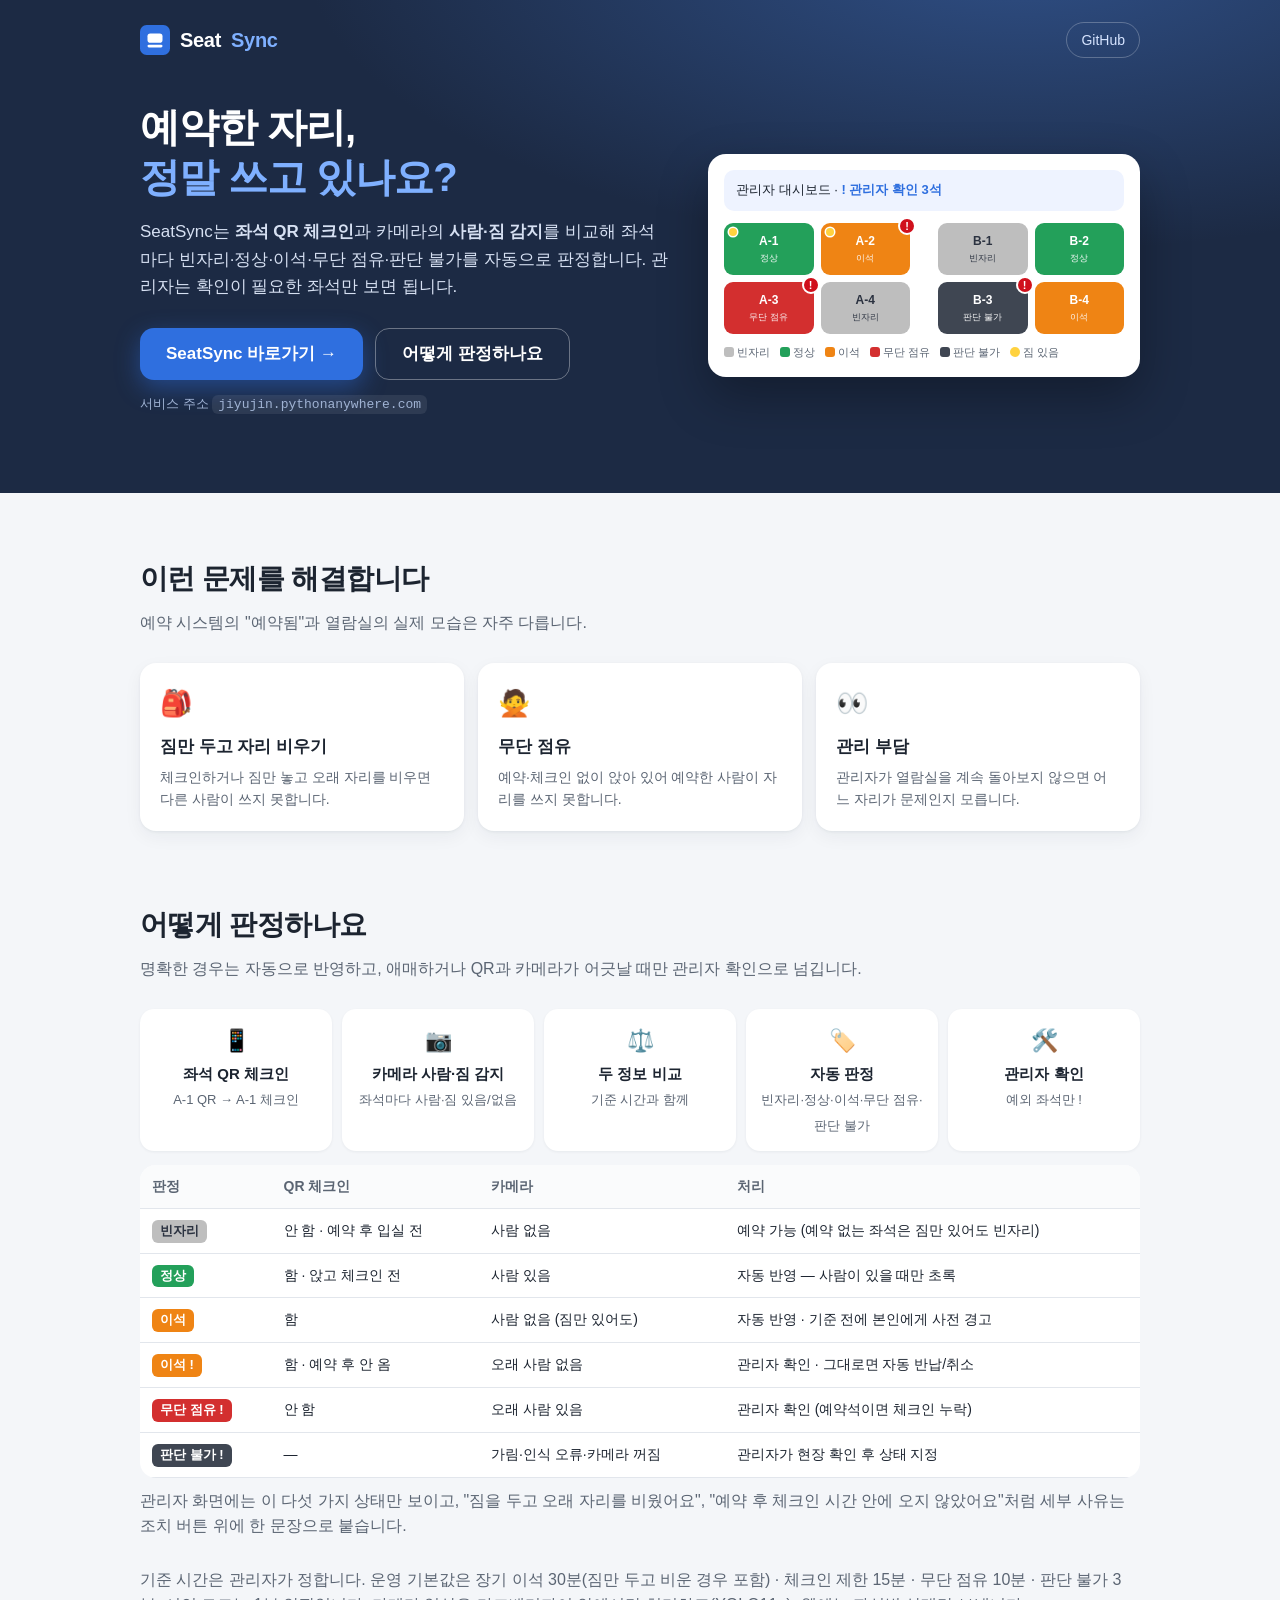
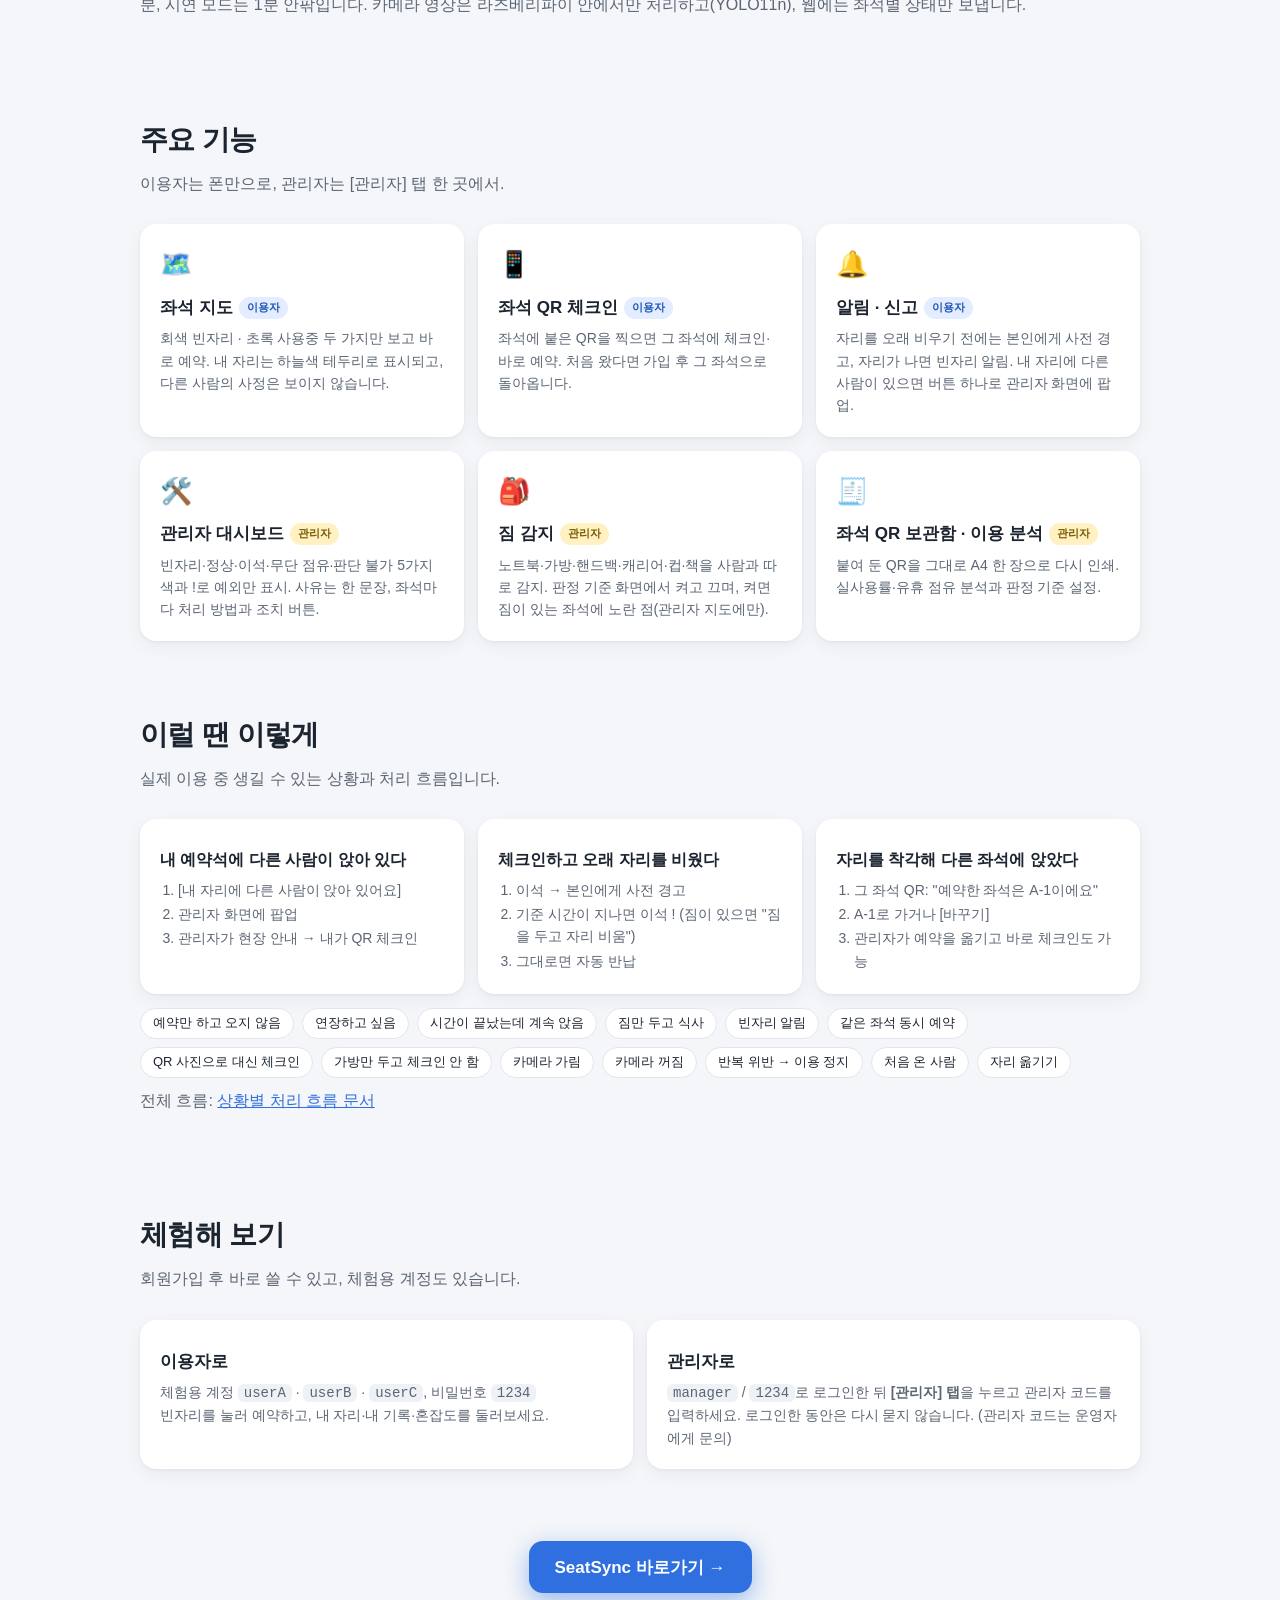
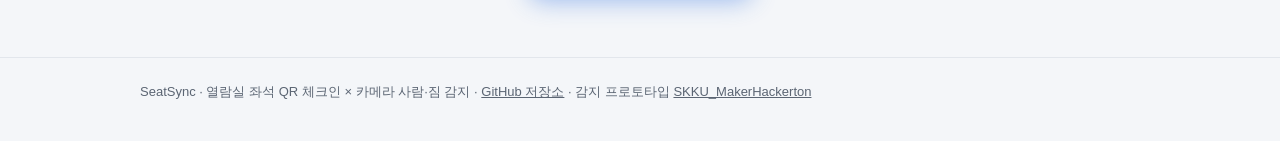
<file: pages/index.html>
<!doctype html>
<html lang="ko">
<head>
  <meta charset="utf-8">
  <meta name="viewport" content="width=device-width, initial-scale=1">
  <title>SeatSync — 열람실 좌석 QR 체크인 × 카메라 감지</title>
  <meta name="description" content="좌석 QR 체크인과 카메라의 사람·짐 감지를 비교해 빈자리·정상·이석·무단 점유·판단 불가를 자동으로 판정하고, 관리자는 예외만 확인하는 열람실 좌석 관리 서비스">
  <meta property="og:title" content="SeatSync">
  <meta property="og:description" content="좌석 QR 체크인 × 카메라 감지로 자동 판정하는 열람실 좌석 관리">
  <link rel="icon" href="icon.svg">
  <script src="config.js"></script>
  <style>
    :root {
      --navy: #1c2a44; --blue: #2f6fdf; --blue-d: #1f56b8; --sky: #7fb0ff;
      --text: #1c2430; --muted: #5b6573; --line: #e2e6ec; --bg: #f4f6f9;
      --green: #23a05a; --gray: #a3abb5; --red: #d93a3f; --orange: #ef8414; --check: #de4a26; --bang: #d0101c;
    }
    * { box-sizing: border-box; }
    body { margin: 0; font-family: -apple-system, BlinkMacSystemFont, "Apple SD Gothic Neo", "Malgun Gothic", "Noto Sans KR", sans-serif;
      color: var(--text); background: var(--bg); line-height: 1.6; -webkit-text-size-adjust: 100%; }
    a { color: var(--blue); }
    .wrap { max-width: 1040px; margin: 0 auto; padding: 0 20px; }

    /* ---------- 상단 ---------- */
    header.hero { background: radial-gradient(1200px 500px at 80% -10%, #2f4f86 0%, transparent 60%), var(--navy); color: #fff; padding: 22px 0 64px; }
    .nav { display: flex; align-items: center; gap: 12px; }
    .logo { display: flex; align-items: center; gap: 10px; font-weight: 800; font-size: 20px; letter-spacing: -.3px; color: #fff; text-decoration: none; }
    .logo img { width: 30px; height: 30px; }
    .logo span { color: var(--sky); }
    .nav .gh { margin-left: auto; color: #d6e4ff; text-decoration: none; font-size: 14px; border: 1px solid rgba(255,255,255,.25); border-radius: 999px; padding: 6px 14px; }
    .hero-body { display: grid; grid-template-columns: minmax(0, 1.1fr) minmax(0, .9fr); gap: 40px; align-items: center; margin-top: 44px; }
    .hero-body > * { min-width: 0; }
    h1 { font-size: 40px; line-height: 1.25; letter-spacing: -1px; margin: 0 0 16px; }
    h1 em { font-style: normal; color: var(--sky); }
    .lead { font-size: 17px; color: #d6e0f2; margin: 0 0 28px; }
    .cta { display: flex; gap: 12px; flex-wrap: wrap; }
    .btn { display: inline-flex; align-items: center; justify-content: center; gap: 8px; min-height: 52px; padding: 0 26px;
      border-radius: 14px; font-size: 17px; font-weight: 800; text-decoration: none; transition: transform .08s, background .15s; }
    .btn:active { transform: scale(.98); }
    .btn.primary { background: var(--blue); color: #fff; box-shadow: 0 8px 24px rgba(47,111,223,.45); }
    .btn.primary:hover { background: var(--blue-d); }
    .btn.ghost { color: #fff; border: 1px solid rgba(255,255,255,.35); }
    .btn.ghost:hover { background: rgba(255,255,255,.08); }
    .url { margin-top: 14px; font-size: 13px; color: #9fb2d3; word-break: break-all; }
    .url code { background: rgba(255,255,255,.08); padding: 2px 6px; border-radius: 6px; }

    /* 미니 좌석 지도 */
    .mini { background: #fff; border-radius: 18px; padding: 16px; box-shadow: 0 20px 50px rgba(0,0,0,.3); color: var(--text); }
    .mini .bar { background: #eef3ff; border-radius: 10px; padding: 10px 12px; font-size: 13px; margin-bottom: 12px; }
    .mini .bar b { color: var(--blue); }
    .mini .window { height: 14px; border-radius: 5px; margin-bottom: 8px;
      background: repeating-linear-gradient(90deg, #cfe6ff 0 16px, #b9dafc 16px 18px); }
    .grid { display: grid; grid-template-columns: minmax(0, 1fr) minmax(0, 1fr) 30px minmax(0, 1fr) minmax(0, 1fr); gap: 7px; }
    .aisle { grid-column: 3; grid-row: 1 / span 2; writing-mode: vertical-rl; display: flex; align-items: center; justify-content: center;
      font-size: 11px; color: var(--muted); letter-spacing: 6px; border-left: 1px dashed #dfe3e8; border-right: 1px dashed #dfe3e8; }
    .s { height: 52px; border-radius: 9px; color: #fff; font-size: 12px; font-weight: 800; display: flex; flex-direction: column;
      align-items: center; justify-content: center; position: relative; }
    .s small { font-weight: 500; font-size: 9px; opacity: .95; }
    .s.a { background: var(--green); } .s.t { background: var(--orange); } .s.u { background: var(--gray); }
    .s.c { background: var(--check); box-shadow: 0 0 0 2px #fff, 0 0 0 4px var(--bang); }
    .s.me { background: var(--orange); outline: 3px solid #0d2a66; outline-offset: -3px; }
    .s .bang { position: absolute; top: -6px; left: -6px; width: 18px; height: 18px; border-radius: 50%; background: var(--bang);
      border: 2px solid #fff; font-size: 11px; line-height: 14px; text-align: center; }
    .mini .legend { display: flex; gap: 10px; flex-wrap: wrap; font-size: 11px; color: var(--muted); margin-top: 10px; }
    .mini .legend i { display: inline-block; width: 10px; height: 10px; border-radius: 3px; margin-right: 3px; vertical-align: -1px; }

    /* ---------- 본문 ---------- */
    section { padding: 64px 0 8px; }
    h2 { font-size: 28px; letter-spacing: -.6px; margin: 0 0 8px; }
    .sub { color: var(--muted); margin: 0 0 28px; }
    .problem { display: grid; grid-template-columns: repeat(3, 1fr); gap: 14px; }
    .card { background: #fff; border-radius: 16px; padding: 20px; box-shadow: 0 1px 3px rgba(20,30,50,.06), 0 6px 18px rgba(20,30,50,.05); }
    .card .ic { font-size: 26px; }
    .card h3 { margin: 8px 0 6px; font-size: 17px; }
    .card p { margin: 0; color: var(--muted); font-size: 14px; }
    .features { display: grid; grid-template-columns: repeat(3, 1fr); gap: 14px; }
    .who { display: inline-block; font-size: 11px; font-weight: 800; border-radius: 999px; padding: 2px 8px; margin-left: 6px; vertical-align: 2px; }
    .who.u { background: #e3edff; color: var(--blue-d); } .who.m { background: #fff1c2; color: #7a5a00; }
    .steps { display: grid; grid-template-columns: repeat(4, 1fr); gap: 14px; counter-reset: st; }
    .step { background: #fff; border-radius: 16px; padding: 18px; position: relative; box-shadow: 0 1px 3px rgba(20,30,50,.06); }
    .step::before { counter-increment: st; content: counter(st); display: inline-flex; width: 28px; height: 28px; border-radius: 50%;
      background: var(--blue); color: #fff; font-weight: 800; align-items: center; justify-content: center; margin-bottom: 8px; }
    .step h3 { margin: 0 0 4px; font-size: 16px; } .step p { margin: 0; font-size: 14px; color: var(--muted); }
    .states { width: 100%; border-collapse: collapse; background: #fff; border-radius: 16px; overflow: hidden; font-size: 14px; }
    .states th, .states td { padding: 12px 14px; border-bottom: 1px solid var(--line); text-align: left; vertical-align: top; }
    .states th { background: #fafbfc; color: var(--muted); font-weight: 600; width: 120px; }
    .pill { display: inline-block; border-radius: 6px; padding: 1px 8px; font-weight: 800; color: #fff; font-size: 13px; }
    .tag { display: inline-block; border-radius: 6px; padding: 0 6px; margin: 2px 2px 2px 0; background: #eef1f5; font-size: 13px; }
    .tag.x { background: #fdecec; color: #a4262c; font-weight: 700; }
    .try { display: grid; grid-template-columns: 1fr 1fr; gap: 14px; }
    .try code { background: #eef1f5; padding: 1px 6px; border-radius: 6px; font-size: 14px; }
    .final { text-align: center; padding: 64px 0; }
    footer { border-top: 1px solid var(--line); padding: 24px 0 40px; color: var(--muted); font-size: 13px; }
    footer a { color: var(--muted); }

    @media (max-width: 820px) {
      h1 { font-size: 30px; }
      .hero-body { grid-template-columns: minmax(0, 1fr); gap: 28px; margin-top: 28px; }
      .problem, .features, .try { grid-template-columns: 1fr; }
      .steps { grid-template-columns: 1fr 1fr; }
      section { padding-top: 48px; }
    }
    @media (max-width: 420px) {
      .wrap { padding: 0 16px; }
      .steps { grid-template-columns: 1fr; }
      .btn { width: 100%; }
      .states th { width: 84px; }
    }
    /* 상태 분류 4가지 (관리자) */
    :root { --c-normal: #23a05a; --c-away: #ef8414; --c-unauth: #d32f2f; --c-unknown: #3f4652; }
    .s.n { background: var(--c-normal); } .s.w { background: var(--c-away); } .s.x { background: var(--c-unauth); } .s.k { background: var(--c-unknown); }
    .s.e { background: #bebebe; color: #2b3240; }
    .s .dot { position: absolute; top: 5px; left: 5px; width: 8px; height: 8px; border-radius: 50%; background: #ffd23f; box-shadow: 0 0 0 1.5px #fff; }
    .s .bang2 { position: absolute; top: -6px; right: -6px; width: 18px; height: 18px; border-radius: 50%; background: var(--bang);
      border: 2px solid #fff; font-size: 11px; line-height: 14px; text-align: center; }
    .grid2 { display: grid; grid-template-columns: minmax(0, 1fr) minmax(0, 1fr) 14px minmax(0, 1fr) minmax(0, 1fr); gap: 7px; }
    .flow { display: grid; grid-template-columns: repeat(5, 1fr); gap: 10px; counter-reset: fl; }
    .flow .f { background: #fff; border-radius: 14px; padding: 14px; text-align: center; box-shadow: 0 1px 3px rgba(20,30,50,.06); position: relative; }
    .flow .f b { display: block; font-size: 15px; margin-top: 4px; }
    .flow .f span { font-size: 13px; color: var(--muted); }
    .flow .f .ic { font-size: 22px; }
    .judge { width: 100%; border-collapse: collapse; background: #fff; border-radius: 16px; overflow: hidden; font-size: 14px; margin-top: 14px; }
    .judge th, .judge td { padding: 10px 12px; border-bottom: 1px solid var(--line); text-align: left; vertical-align: top; }
    .judge th { background: #fafbfc; color: var(--muted); font-weight: 600; }
    .sc { display: grid; grid-template-columns: repeat(3, 1fr); gap: 14px; }
    .sc .card h3 { font-size: 16px; }
    .sc ol { margin: 6px 0 0; padding-left: 18px; font-size: 14px; color: var(--muted); }
    .sc ol li { margin: 2px 0; }
    .more { display: flex; flex-wrap: wrap; gap: 8px; margin-top: 14px; }
    .more span { background: #fff; border: 1px solid var(--line); border-radius: 999px; padding: 4px 12px; font-size: 13px; }
    @media (max-width: 820px) { .flow { grid-template-columns: 1fr 1fr; } .sc { grid-template-columns: 1fr; } }
  </style>
</head>
<body>
  <header class="hero">
    <div class="wrap">
      <nav class="nav">
        <a class="logo" href="./"><img src="icon.svg" alt="">Seat<span>Sync</span></a>
        <a class="gh" data-repo href="#">GitHub</a>
      </nav>
      <div class="hero-body">
        <div>
          <h1>예약한 자리,<br><em>정말 쓰고 있나요?</em></h1>
          <p class="lead">SeatSync는 <b>좌석 QR 체크인</b>과 카메라의 <b>사람·짐 감지</b>를 비교해
            좌석마다 빈자리·정상·이석·무단 점유·판단 불가를 자동으로 판정합니다. 관리자는 확인이 필요한 좌석만 보면 됩니다.</p>
          <div class="cta">
            <a class="btn primary" data-app href="#">SeatSync 바로가기 →</a>
            <a class="btn ghost" href="#flow">어떻게 판정하나요</a>
          </div>
          <p class="url">서비스 주소 <code data-app-text></code></p>
        </div>
        <div class="mini" aria-hidden="true">
          <div class="bar">관리자 대시보드 · <b>! 관리자 확인 3석</b></div>
          <div class="grid2">
            <div class="s n"><span class="dot"></span>A-1<small>정상</small></div><div class="s w"><span class="dot"></span><span class="bang2">!</span>A-2<small>이석</small></div>
            <div></div>
            <div class="s e">B-1<small>빈자리</small></div><div class="s n">B-2<small>정상</small></div>
            <div class="s x"><span class="bang2">!</span>A-3<small>무단 점유</small></div><div class="s e">A-4<small>빈자리</small></div>
            <div></div>
            <div class="s k"><span class="bang2">!</span>B-3<small>판단 불가</small></div><div class="s w">B-4<small>이석</small></div>
          </div>
          <div class="legend">
            <span><i style="background:#bebebe"></i>빈자리</span><span><i style="background:var(--c-normal)"></i>정상</span><span><i style="background:var(--c-away)"></i>이석</span>
            <span><i style="background:var(--c-unauth)"></i>무단 점유</span><span><i style="background:var(--c-unknown)"></i>판단 불가</span>
            <span><i style="background:#ffd23f;border-radius:50%"></i>짐 있음</span>
          </div>
        </div>
      </div>
    </div>
  </header>

  <main>
    <section>
      <div class="wrap">
        <h2>이런 문제를 해결합니다</h2>
        <p class="sub">예약 시스템의 "예약됨"과 열람실의 실제 모습은 자주 다릅니다.</p>
        <div class="problem">
          <div class="card"><div class="ic">🎒</div><h3>짐만 두고 자리 비우기</h3><p>체크인하거나 짐만 놓고 오래 자리를 비우면 다른 사람이 쓰지 못합니다.</p></div>
          <div class="card"><div class="ic">🙅</div><h3>무단 점유</h3><p>예약·체크인 없이 앉아 있어 예약한 사람이 자리를 쓰지 못합니다.</p></div>
          <div class="card"><div class="ic">👀</div><h3>관리 부담</h3><p>관리자가 열람실을 계속 돌아보지 않으면 어느 자리가 문제인지 모릅니다.</p></div>
        </div>
      </div>
    </section>

    <section id="flow">
      <div class="wrap">
        <h2>어떻게 판정하나요</h2>
        <p class="sub">명확한 경우는 자동으로 반영하고, 애매하거나 QR과 카메라가 어긋날 때만 관리자 확인으로 넘깁니다.</p>
        <div class="flow">
          <div class="f"><div class="ic">📱</div><b>좌석 QR 체크인</b><span>A-1 QR → A-1 체크인</span></div>
          <div class="f"><div class="ic">📷</div><b>카메라 사람·짐 감지</b><span>좌석마다 사람·짐 있음/없음</span></div>
          <div class="f"><div class="ic">⚖️</div><b>두 정보 비교</b><span>기준 시간과 함께</span></div>
          <div class="f"><div class="ic">🏷️</div><b>자동 판정</b><span>빈자리·정상·이석·무단 점유·판단 불가</span></div>
          <div class="f"><div class="ic">🛠️</div><b>관리자 확인</b><span>예외 좌석만 !</span></div>
        </div>
        <table class="judge">
          <tr><th>판정</th><th>QR 체크인</th><th>카메라</th><th>처리</th></tr>
          <tr><td><span class="pill" style="background:#bebebe;color:#2b3240">빈자리</span></td><td>안 함 · 예약 후 입실 전</td><td>사람 없음</td><td>예약 가능 (예약 없는 좌석은 짐만 있어도 빈자리)</td></tr>
          <tr><td><span class="pill" style="background:var(--c-normal)">정상</span></td><td>함 · 앉고 체크인 전</td><td>사람 있음</td><td>자동 반영 — 사람이 있을 때만 초록</td></tr>
          <tr><td><span class="pill" style="background:var(--c-away)">이석</span></td><td>함</td><td>사람 없음 (짐만 있어도)</td><td>자동 반영 · 기준 전에 본인에게 사전 경고</td></tr>
          <tr><td><span class="pill" style="background:var(--c-away)">이석 !</span></td><td>함 · 예약 후 안 옴</td><td>오래 사람 없음</td><td>관리자 확인 · 그대로면 자동 반납/취소</td></tr>
          <tr><td><span class="pill" style="background:var(--c-unauth)">무단 점유 !</span></td><td>안 함</td><td>오래 사람 있음</td><td>관리자 확인 (예약석이면 체크인 누락)</td></tr>
          <tr><td><span class="pill" style="background:var(--c-unknown)">판단 불가 !</span></td><td>—</td><td>가림·인식 오류·카메라 꺼짐</td><td>관리자가 현장 확인 후 상태 지정</td></tr>
        </table>
        <p class="sub" style="margin-top:10px">관리자 화면에는 이 다섯 가지 상태만 보이고, "짐을 두고 오래 자리를 비웠어요", "예약 후 체크인 시간 안에 오지 않았어요"처럼
          세부 사유는 조치 버튼 위에 한 문장으로 붙습니다.</p>
        <p class="sub" style="margin-top:6px">기준 시간은 관리자가 정합니다. 운영 기본값은 장기 이석 30분(짐만 두고 비운 경우 포함) · 체크인 제한 15분 · 무단 점유 10분 · 판단 불가 3분, 시연 모드는 1분 안팎입니다.
          카메라 영상은 라즈베리파이 안에서만 처리하고(YOLO11n), 웹에는 좌석별 상태만 보냅니다.</p>
      </div>
    </section>

    <section id="features">
      <div class="wrap">
        <h2>주요 기능</h2>
        <p class="sub">이용자는 폰만으로, 관리자는 [관리자] 탭 한 곳에서.</p>
        <div class="features">
          <div class="card"><div class="ic">🗺️</div><h3>좌석 지도<span class="who u">이용자</span></h3><p>회색 빈자리 · 초록 사용중 두 가지만 보고 바로 예약. 내 자리는 하늘색 테두리로 표시되고, 다른 사람의 사정은 보이지 않습니다.</p></div>
          <div class="card"><div class="ic">📱</div><h3>좌석 QR 체크인<span class="who u">이용자</span></h3><p>좌석에 붙은 QR을 찍으면 그 좌석에 체크인·바로 예약. 처음 왔다면 가입 후 그 좌석으로 돌아옵니다.</p></div>
          <div class="card"><div class="ic">🔔</div><h3>알림 · 신고<span class="who u">이용자</span></h3><p>자리를 오래 비우기 전에는 본인에게 사전 경고, 자리가 나면 빈자리 알림. 내 자리에 다른 사람이 있으면 버튼 하나로 관리자 화면에 팝업.</p></div>
          <div class="card"><div class="ic">🛠️</div><h3>관리자 대시보드<span class="who m">관리자</span></h3><p>빈자리·정상·이석·무단 점유·판단 불가 5가지 색과 !로 예외만 표시. 사유는 한 문장, 좌석마다 처리 방법과 조치 버튼.</p></div>
          <div class="card"><div class="ic">🎒</div><h3>짐 감지<span class="who m">관리자</span></h3><p>노트북·가방·핸드백·캐리어·컵·책을 사람과 따로 감지. 판정 기준 화면에서 켜고 끄며, 켜면 짐이 있는 좌석에 노란 점(관리자 지도에만).</p></div>
          <div class="card"><div class="ic">🧾</div><h3>좌석 QR 보관함 · 이용 분석<span class="who m">관리자</span></h3><p>붙여 둔 QR을 그대로 A4 한 장으로 다시 인쇄. 실사용률·유휴 점유 분석과 판정 기준 설정.</p></div>
        </div>
      </div>
    </section>

    <section>
      <div class="wrap">
        <h2>이럴 땐 이렇게</h2>
        <p class="sub">실제 이용 중 생길 수 있는 상황과 처리 흐름입니다.</p>
        <div class="sc">
          <div class="card"><h3>내 예약석에 다른 사람이 앉아 있다</h3><ol>
            <li>[내 자리에 다른 사람이 앉아 있어요]</li><li>관리자 화면에 팝업</li><li>관리자가 현장 안내 → 내가 QR 체크인</li></ol></div>
          <div class="card"><h3>체크인하고 오래 자리를 비웠다</h3><ol>
            <li>이석 → 본인에게 사전 경고</li><li>기준 시간이 지나면 이석 ! (짐이 있으면 "짐을 두고 자리 비움")</li><li>그대로면 자동 반납</li></ol></div>
          <div class="card"><h3>자리를 착각해 다른 좌석에 앉았다</h3><ol>
            <li>그 좌석 QR: "예약한 좌석은 A-1이에요"</li><li>A-1로 가거나 [바꾸기]</li><li>관리자가 예약을 옮기고 바로 체크인도 가능</li></ol></div>
        </div>
        <div class="more">
          <span>예약만 하고 오지 않음</span><span>연장하고 싶음</span><span>시간이 끝났는데 계속 앉음</span><span>짐만 두고 식사</span>
          <span>빈자리 알림</span><span>같은 좌석 동시 예약</span><span>QR 사진으로 대신 체크인</span><span>가방만 두고 체크인 안 함</span>
          <span>카메라 가림</span><span>카메라 꺼짐</span><span>반복 위반 → 이용 정지</span><span>처음 온 사람</span><span>자리 옮기기</span>
        </div>
        <p class="sub" style="margin-top:10px">전체 흐름: <a data-repo-path="docs/SCENARIOS.md" href="#">상황별 처리 흐름 문서</a></p>
      </div>
    </section>

    <section>
      <div class="wrap">
        <h2>체험해 보기</h2>
        <p class="sub">회원가입 후 바로 쓸 수 있고, 체험용 계정도 있습니다.</p>
        <div class="try">
          <div class="card"><h3>이용자로</h3><p>체험용 계정 <code>userA</code> · <code>userB</code> · <code>userC</code>, 비밀번호 <code>1234</code><br>
            빈자리를 눌러 예약하고, 내 자리·내 기록·혼잡도를 둘러보세요.</p></div>
          <div class="card"><h3>관리자로</h3><p><code>manager</code> / <code>1234</code>로 로그인한 뒤 <b>[관리자] 탭</b>을 누르고 관리자 코드를 입력하세요.
            로그인한 동안은 다시 묻지 않습니다. (관리자 코드는 운영자에게 문의)</p></div>
        </div>
      </div>
    </section>

    <div class="final">
      <a class="btn primary" data-app href="#">SeatSync 바로가기 →</a>
    </div>
  </main>

  <footer>
    <div class="wrap">
      SeatSync · 열람실 좌석 QR 체크인 × 카메라 사람·짐 감지 ·
      <a data-repo href="#">GitHub 저장소</a> ·
      감지 프로토타입 <a href="https://github.com/Seojieun05/SKKU_MakerHackerton">SKKU_MakerHackerton</a>
    </div>
  </footer>

  <script>
    (function () {
      var app = window.SEATSYNC_APP_URL, repo = window.SEATSYNC_REPO_URL;
      document.querySelectorAll("[data-app]").forEach(function (a) { a.href = app; });
      document.querySelectorAll("[data-repo]").forEach(function (a) { a.href = repo; });
      document.querySelectorAll("[data-repo-path]").forEach(function (a) { a.href = repo + "/blob/main/" + a.getAttribute("data-repo-path"); });
      document.querySelectorAll("[data-app-text]").forEach(function (el) { el.textContent = app.replace(/^https?:\/\//, ""); });
    })();
  </script>
</body>
</html>
</file>
